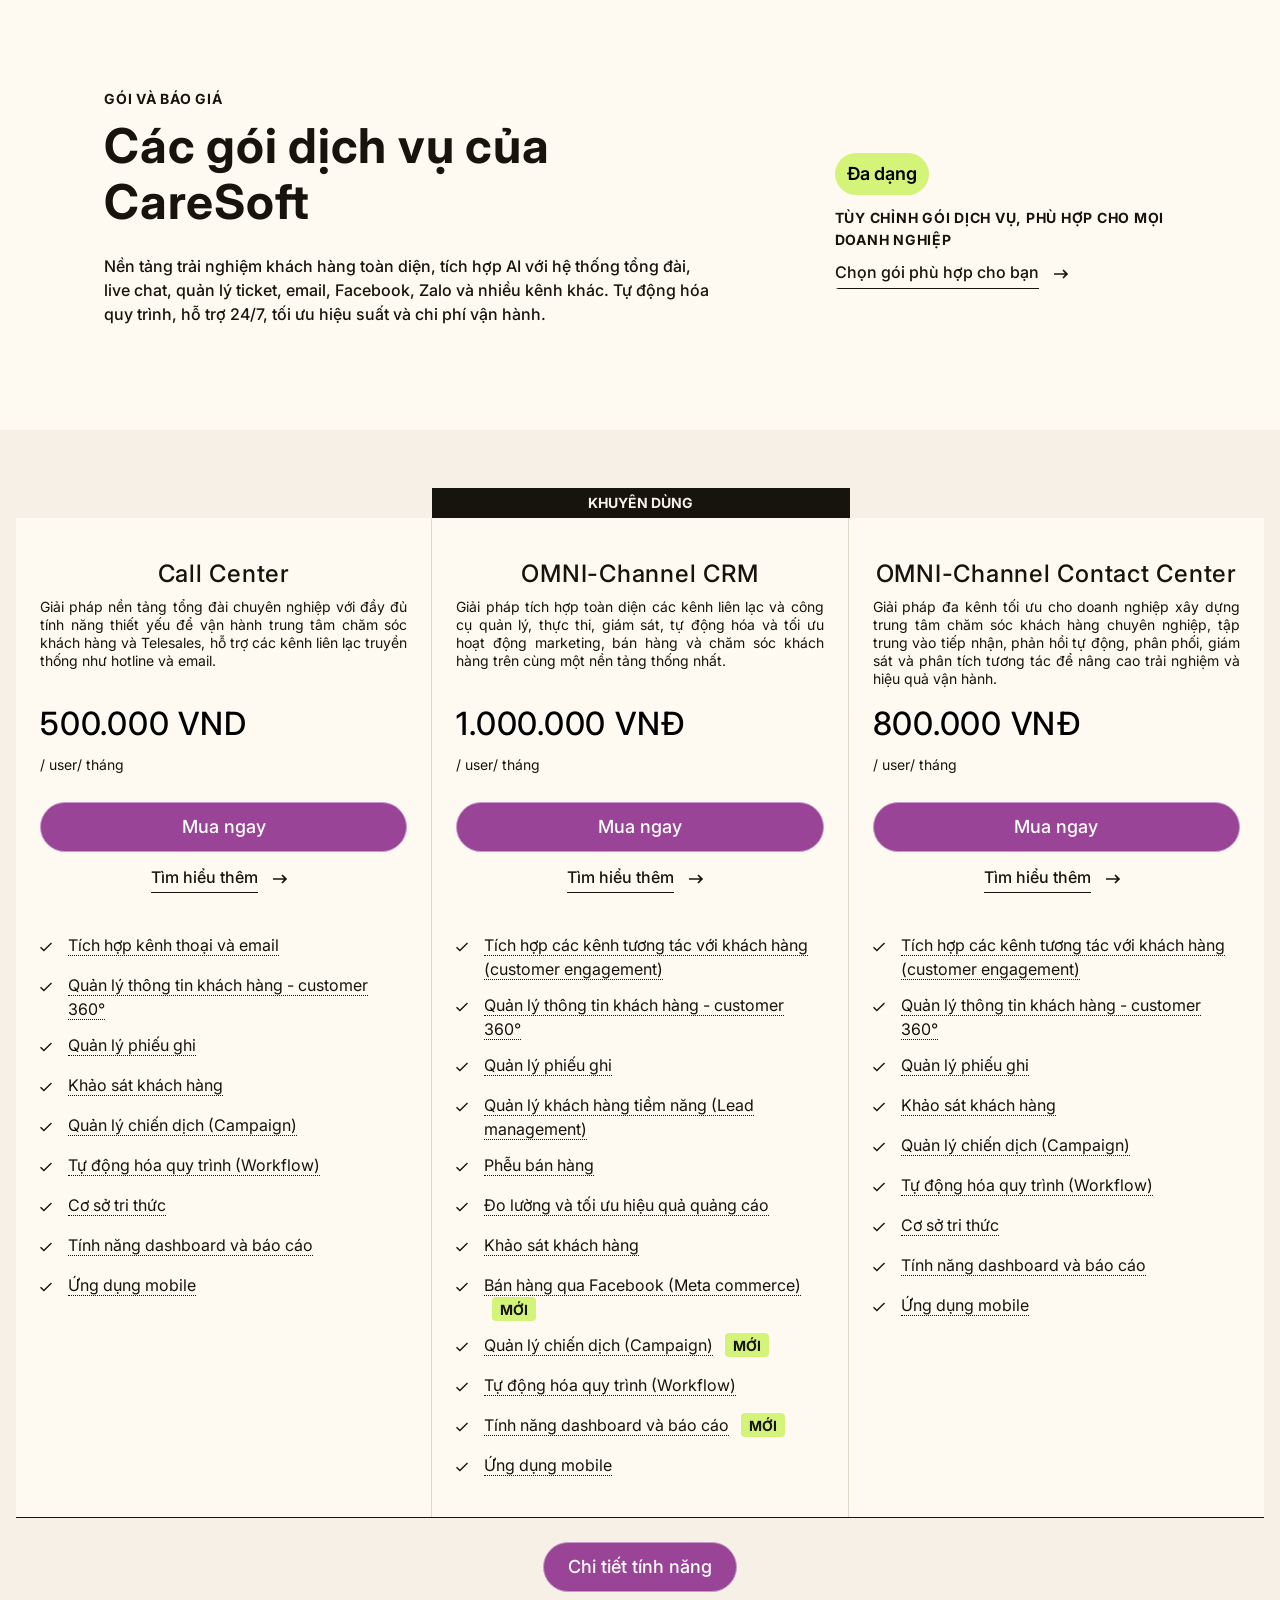
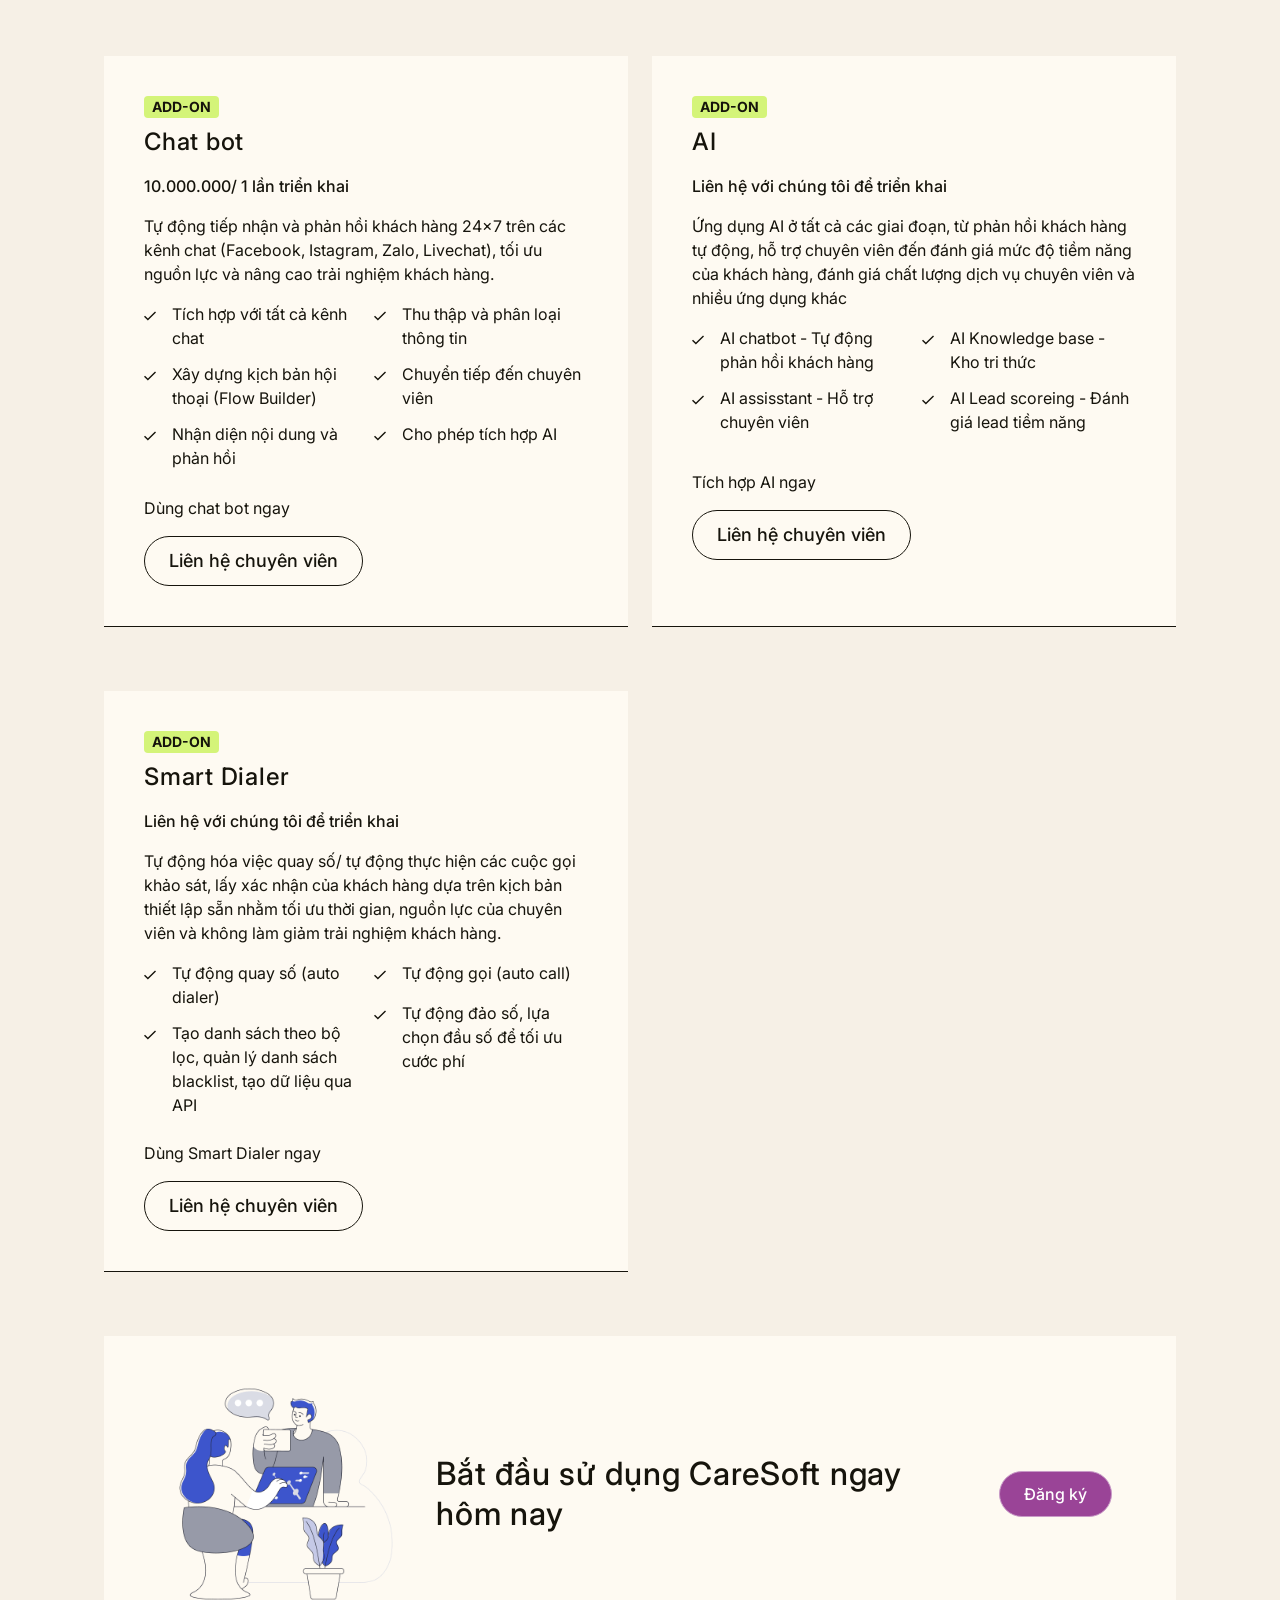
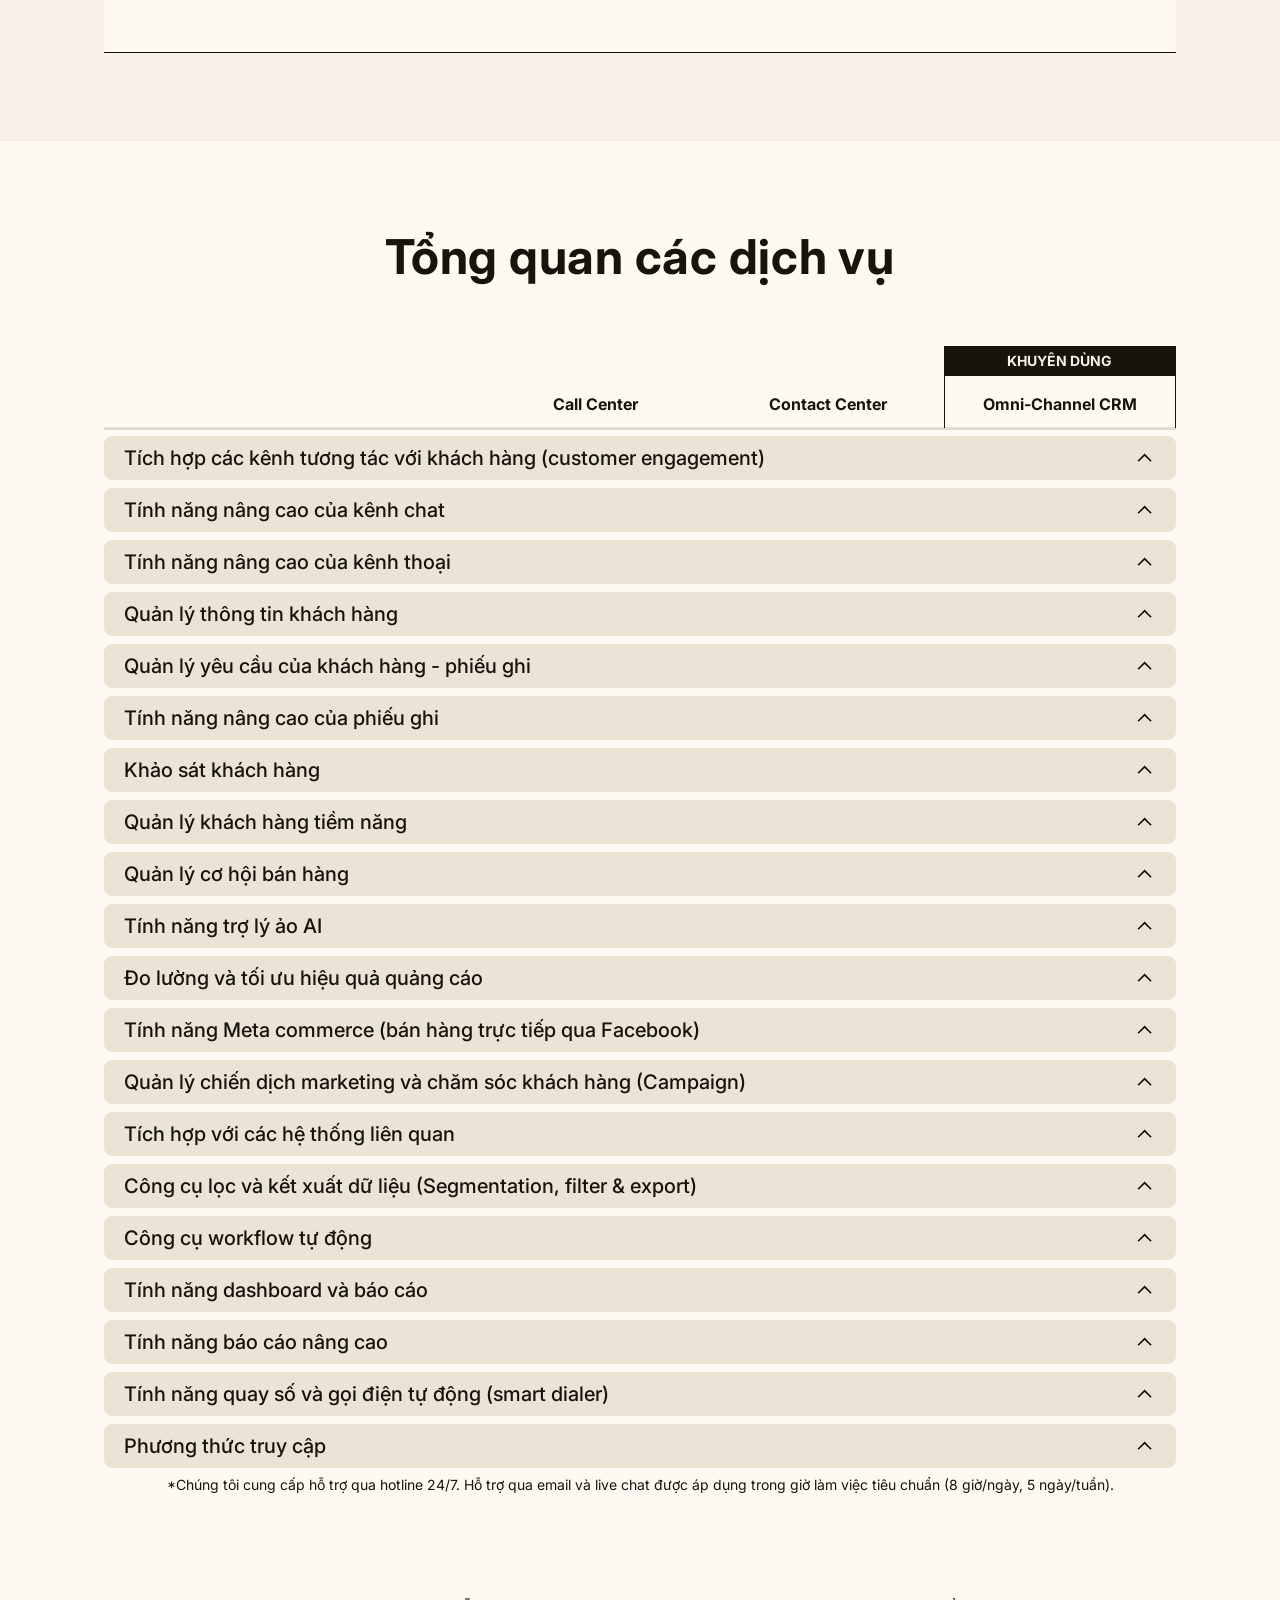
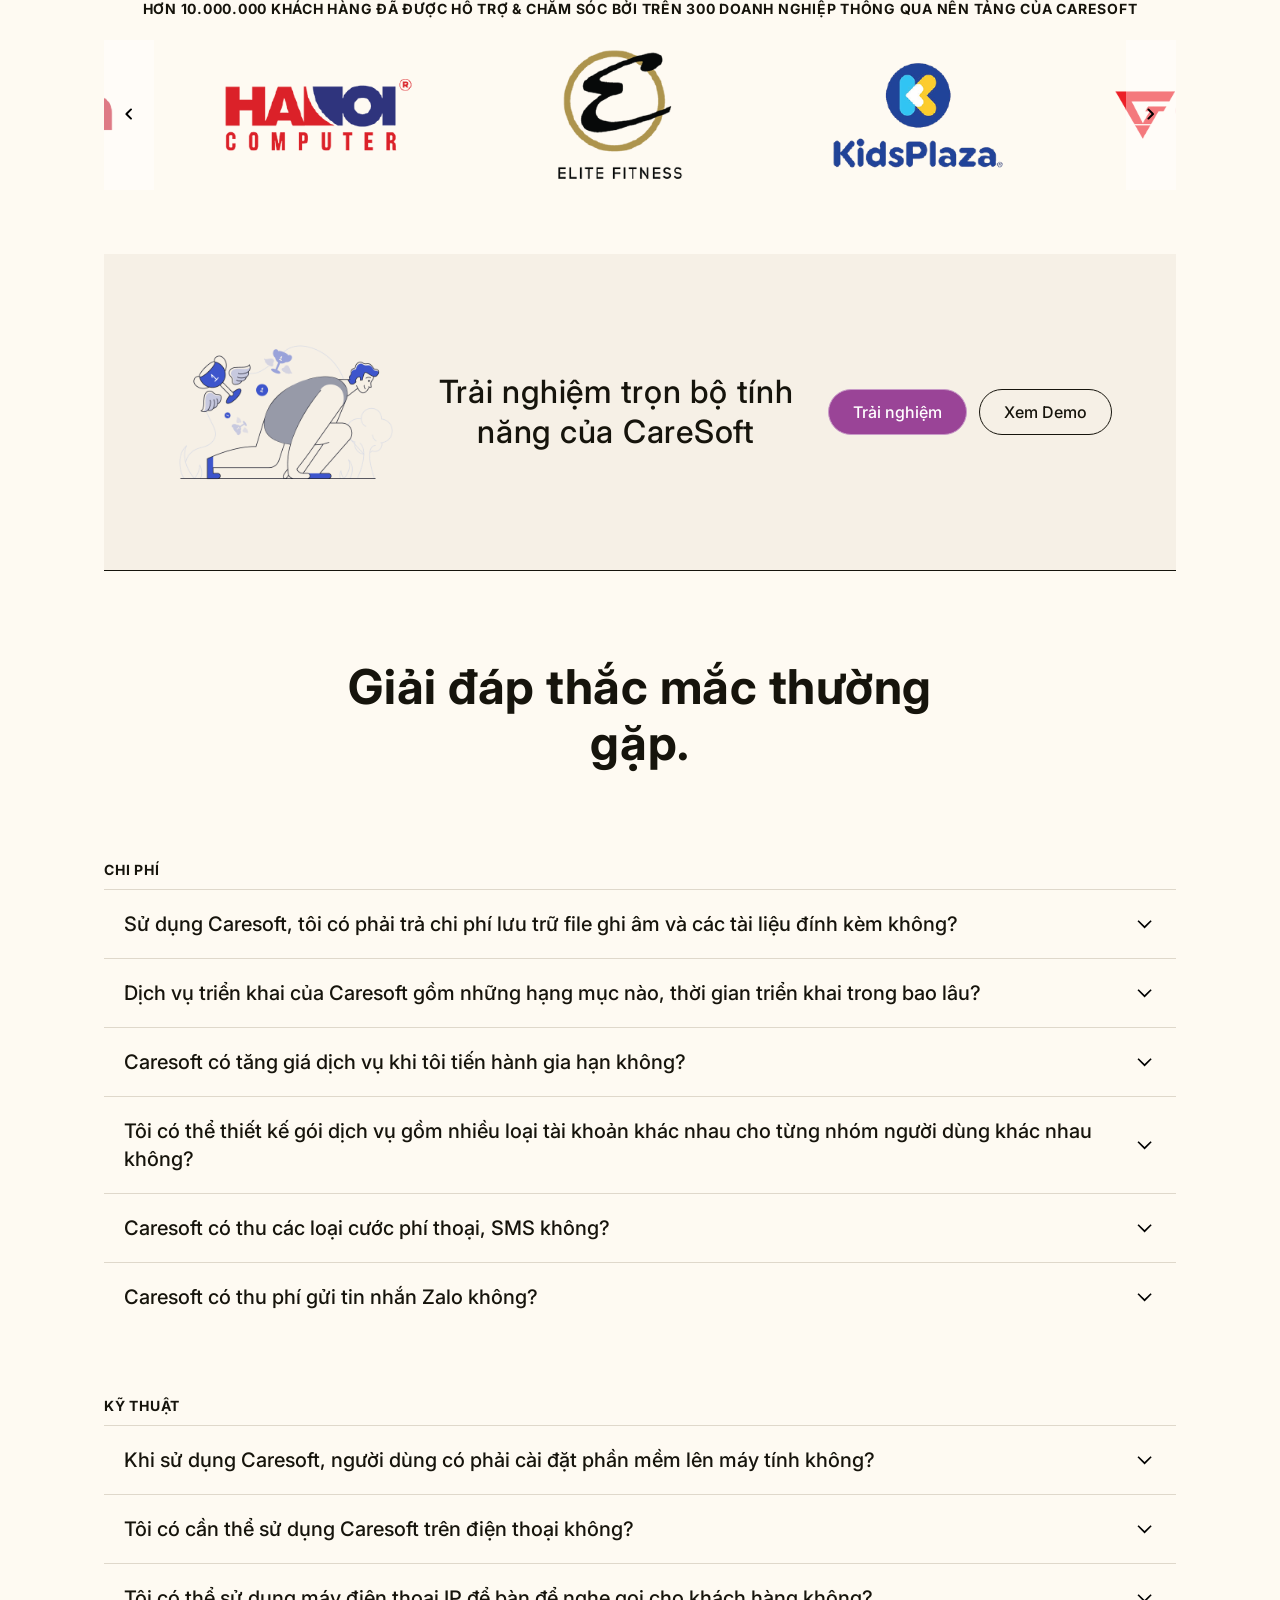
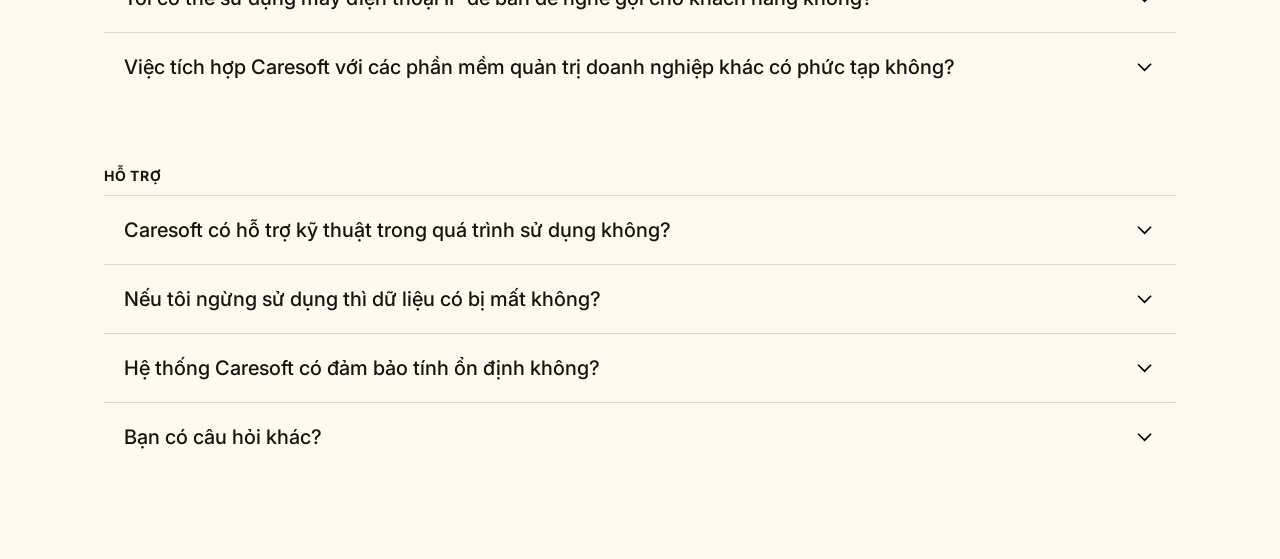
<file: index.html>
<!DOCTYPE html>
<html lang="en">

<head>
    <meta charset="UTF-8">
    <meta name="viewport" content="width=device-width, initial-scale=1.0">
    <meta name="description"
        content="Bảng giá Caresoft Omnichannel Cloud Contact Center &amp; Customer Service Software">
    <title> Bảng giá Caresoft Omnichannel Cloud Contact Center &amp; Customer Service Software </title>
    <link rel="preconnect" href="https://fonts.googleapis.com">
    <link rel="preconnect" href="https://fonts.gstatic.com" crossorigin>
    <link
        href="https://fonts.googleapis.com/css2?family=Inter:ital,opsz,wght@0,14..32,100..900;1,14..32,100..900&display=swap"
        rel="stylesheet">

    <link rel="stylesheet" href="css/all-style.css">
</head>

<body>
    <main>
        <section class="hero">
            <div class="pricing-custom-container">
                <div class="hero-content-wrapper">
                    <div class="main-hero-title">
                        <h1 class="small-title">Gói và báo giá</h1>
                        <h2 class="main-title">Các gói dịch vụ của CareSoft</h2>
                        <p class="head-text">Nền tảng trải nghiệm khách hàng toàn diện, tích hợp AI với hệ thống
                            tổng đài,
                            live chat, quản lý ticket, email, Facebook, Zalo và nhiều kênh khác. Tự động hóa quy trình,
                            hỗ trợ 24/7, tối ưu hiệu suất và chi phí vận hành.</p>
                    </div>
                    <div class="sub-hero-title">
                        <span class="sticker">Đa dạng</span>
                        <h3 class="small-title">Tùy chỉnh gói dịch vụ, phù hợp cho mọi doanh nghiệp</h3>
                        <a href="" class="click-link">
                            <span class="click-link-text ">Chọn gói phù hợp cho bạn</span>
                            <span class="pricing-custom-icon">
                                <svg xmlns="http://www.w3.org/2000/svg" width="16" height="16" fill="currentColor"
                                    viewBox="0 0 16 16" style="padding-left:6px">
                                    <path fill="currentColor" fill-rule="evenodd"
                                        d="M11.948 8.85H1v-1.7h10.948L9.399 4.6l1.202-1.202L15.202 8l-4.601 4.602-1.202-1.203z"
                                        clip-rule="evenodd"></path>
                                </svg>
                            </span>
                        </a>
                    </div>
                </div>
            </div>
        </section>
        <section class="plans">
            <div class="pricing-custom-container">
                <div class="plan-content-wrapper">
                    <div class="feature-content" id="features"></div>
                    <div class="feature-btn">
                        <a href="#table-plans" class="primary-btn">
                            <span class="btn-text-bg">
                                <span class="btn-span">
                                    <span class="i-text">Chi tiết tính năng</span>
                                    <span class="af-text">Chi tiết tính năng</span>
                                </span>
                            </span>
                        </a>
                    </div>
                </div>
                <div class="part-wrapper cta">
                    <div class="cta-wrapper">
                        <div class="cta-content pricing-custom-card">
                            <div class="cta-img">
                                <span class="img-span">
                                    <img src="/img/cta-img-1.png" alt="ảnh CTA băt đầu" loading="lazy">
                                </span>
                            </div>
                            <div class="cta-text">
                                <h3 class="cta-title">Bắt đầu sử dụng CareSoft ngay hôm nay</h3>
                            </div>
                            <div class="cta-btn">
                                <button class="primary-btn openForm">
                                    <span class="btn-text-bg">
                                        <span class="btn-span">
                                            <span class="i-text">Đăng ký</span>
                                            <span class="af-text">Đăng ký</span>
                                        </span>
                                    </span>
                                </button>
                            </div>
                        </div>
                    </div>
                </div>
            </div>
        </section>
        <section class="table-section" id="table-plans">
            <div class="pricing-custom-container">
                <div class="table-wrapper">
                    <h2 class="main-title">Tổng quan các dịch vụ</h2>
                    <table class="compare-table" id="main">
                        <tbody class="main-body" id="mainBody">
                        </tbody>
                    </table>
                    <p class="note-text">*Chúng tôi cung cấp hỗ trợ qua hotline 24/7. Hỗ trợ qua email và live chat được
                        áp dụng trong giờ làm việc tiêu chuẩn (8 giờ/ngày, 5 ngày/tuần).
                    </p>
                </div>
            </div>
        </section>
        <section class="customer no-pad">
            <div class="pricing-custom-container">
                <div class="custome-cta-wrapper">
                    <div class="customer">
                        <div class="text">
                            <p class="small-title">Hơn 10.000.000 khách hàng đã được hỗ trợ & chăm sóc bởi trên 300
                                Doanh nghiệp thông qua nền tảng của Caresoft</p>
                        </div>
                        <div class="logo-gallery-wrapper">
                            <div class="gallery" id="logo-slider">
                            </div>

                            <button class="gallery-btn" id="gallery-prev">
                                <svg xmlns="http://www.w3.org/2000/svg" width="24px" height="24px" viewBox="0 0 24 24">
                                    <path fill="currentColor"
                                        d="m10.8 12l3.9 3.9q.275.275.275.7t-.275.7t-.7.275t-.7-.275l-4.6-4.6q-.15-.15-.212-.325T8.425 12t.063-.375t.212-.325l4.6-4.6q.275-.275.7-.275t.7.275t.275.7t-.275.7z" />
                                </svg>
                            </button>
                            <button class="gallery-btn" id="gallery-next">
                                <svg xmlns="http://www.w3.org/2000/svg" width="24px" height="24px" viewBox="0 0 24 24">
                                    <path fill="currentColor"
                                        d="M12.6 12L8.7 8.1q-.275-.275-.275-.7t.275-.7t.7-.275t.7.275l4.6 4.6q.15.15.213.325t.062.375t-.062.375t-.213.325l-4.6 4.6q-.275.275-.7.275t-.7-.275t-.275-.7t.275-.7z" />
                                </svg>
                            </button>
                        </div>
                    </div>
                    <div class="part-wrapper cta non-flex">
                        <div class="cta-wrapper">
                            <div class="cta-content pricing-custom-card bg-2">
                                <div class="cta-img">
                                    <span class="img-span">
                                        <img src="/img/cta-img-2.png"
                                            alt="Success, Growth, goals, achievement, target, trophy, reward, award, excercise"
                                            loading="lazy">
                                    </span>
                                </div>
                                <div class="cta-text">
                                    <h3 class="cta-title">Trải nghiệm trọn bộ tính năng của CareSoft</h3>
                                </div>
                                <div class="cta-btn">
                                    <button class="primary-btn openForm">
                                        <span class="btn-text-bg">
                                            <span class="btn-span">
                                                <span class="i-text">Trải nghiệm</span>
                                                <span class="af-text">Trải nghiệm</span>
                                            </span>
                                        </span>
                                    </button>
                                    <button class="secondary-btn openForm">
                                        <span class="btn-text-bg">
                                            <span class="btn-span">
                                                <span class="i-text">Xem Demo</span>
                                                <span class="af-text">Xem Demo</span>
                                            </span>
                                        </span>
                                    </button>
                                </div>
                            </div>
                        </div>
                    </div>
                </div>
            </div>
        </section>
        <section class="faq-section">
            <div class="pricing-custom-container">
                <div class="faq-title-wrapper">
                    <div class="text-wrapper">
                        <h2 class="main-title">Giải đáp thắc mắc thường gặp.</h2>
                    </div>
                </div>
                <div class="faq-wrapper">
                    <div class="ques-section">
                    </div>
                </div>
            </div>
        </section>
        <div class="overlay">
            <div class="form-wrapper">
                <button class="close-btn" onclick="toggleOverlay()">
                    <svg xmlns="http://www.w3.org/2000/svg" width="16" height="16" focusable="false" viewBox="0 0 16 16"
                        aria-hidden="true">
                        <path stroke="currentColor" stroke-linecap="round" d="M3 13L13 3m0 10L3 3"></path>
                    </svg>
                </button>
                <div class="form-content">
                    <form id="contact-form">
                        <div class="form-title">
                            <h3 class="form-title-text">Đăng ký tư vấn ngay</h3>
                            <p class="normal-text">Chúng tôi sẵn sàng tư vấn giải pháp phù hợp nhất với mô hình hoạt
                                động của doanh nghiệp bạn.
                            </p>
                        </div>
                        <div class="form-input">
                            <div class="input-wrapper lap-50">
                                <div class="input-content">
                                    <label class="input-label" for="name">Họ Tên</label>
                                    <div class="input-detail">
                                        <input type="text" id="name" name="name" data-input-stage="normal"
                                            data-regex="^[A-Za-zÀ-ỹ\s]+$" data-req="true"
                                            data-blank-mess="Trường này là bắt buộc" data-cons-mess="Vui lòng nhập tên"
                                            data-initial="true">
                                        <div class="input-icon">
                                            <svg xmlns="http://www.w3.org/2000/svg" width="16" height="16"
                                                fill="currentColor" viewBox="0 0 16 16">
                                                <path fill="currentColor" fill-rule="evenodd"
                                                    d="M8 0a8 8 0 1 0 0 16A8 8 0 0 0 8 0m0 9.5a.5.5 0 0 1-.5-.5V4.5a.5.5 0 0 1 1 0V9a.5.5 0 0 1-.5.5m0 1A.75.75 0 1 1 8 12a.75.75 0 0 1 0-1.5"
                                                    clip-rule="evenodd"></path>
                                            </svg>
                                        </div>
                                        <div class="input-warning">
                                            <svg xmlns="http://www.w3.org/2000/svg" width="16" height="16"
                                                fill="currentColor" viewBox="0 0 16 16">
                                                <path fill="currentColor" fill-rule="evenodd"
                                                    d="M8 0a8 8 0 1 0 0 16A8 8 0 0 0 8 0m0 9.5a.5.5 0 0 1-.5-.5V4.5a.5.5 0 0 1 1 0V9a.5.5 0 0 1-.5.5m0 1A.75.75 0 1 1 8 12a.75.75 0 0 1 0-1.5"
                                                    clip-rule="evenodd"></path>
                                            </svg>
                                            <span class="warn-text"></span>
                                        </div>
                                    </div>
                                </div>
                            </div>
                            <div class="input-wrapper lap-50">
                                <div class="input-content">
                                    <label class="input-label" for="company">Công ty/ Doanh nghiệp</label>
                                    <div class="input-detail">
                                        <input type="text" id="company" name="company" data-input-stage="normal"
                                            data-regex="none" data-blank-mess="Trường này là bắt buộc"
                                            data-cons-mess="Sai điều kiện" data-initial="true">
                                        <div class="input-icon">
                                            <svg xmlns="http://www.w3.org/2000/svg" width="16" height="16"
                                                fill="currentColor" viewBox="0 0 16 16">
                                                <path fill="currentColor" fill-rule="evenodd"
                                                    d="M8 0a8 8 0 1 0 0 16A8 8 0 0 0 8 0m0 9.5a.5.5 0 0 1-.5-.5V4.5a.5.5 0 0 1 1 0V9a.5.5 0 0 1-.5.5m0 1A.75.75 0 1 1 8 12a.75.75 0 0 1 0-1.5"
                                                    clip-rule="evenodd"></path>
                                            </svg>
                                        </div>
                                        <div class="input-warning">
                                            <svg xmlns="http://www.w3.org/2000/svg" width="16" height="16"
                                                fill="currentColor" viewBox="0 0 16 16">
                                                <path fill="currentColor" fill-rule="evenodd"
                                                    d="M8 0a8 8 0 1 0 0 16A8 8 0 0 0 8 0m0 9.5a.5.5 0 0 1-.5-.5V4.5a.5.5 0 0 1 1 0V9a.5.5 0 0 1-.5.5m0 1A.75.75 0 1 1 8 12a.75.75 0 0 1 0-1.5"
                                                    clip-rule="evenodd"></path>
                                            </svg>
                                            <span class="warn-text"></span>
                                        </div>
                                    </div>
                                </div>
                            </div>
                            <div class="input-wrapper lap-50">
                                <div class="input-content">
                                    <label class="input-label" for="email">Email</label>
                                    <div class="input-detail">
                                        <input type="text" id="email" name="email" data-input-stage="normal"
                                            data-regex="^[\w\.-]+@[\w\.-]+\.\w{2,}$" data-req="true"
                                            data-blank-mess="Trường này là bắt buộc"
                                            data-cons-mess="Vui lòng nhập email hợp lệ" data-initial="true">
                                        <div class="input-icon">
                                            <svg xmlns="http://www.w3.org/2000/svg" width="16" height="16"
                                                fill="currentColor" viewBox="0 0 16 16">
                                                <path fill="currentColor" fill-rule="evenodd"
                                                    d="M8 0a8 8 0 1 0 0 16A8 8 0 0 0 8 0m0 9.5a.5.5 0 0 1-.5-.5V4.5a.5.5 0 0 1 1 0V9a.5.5 0 0 1-.5.5m0 1A.75.75 0 1 1 8 12a.75.75 0 0 1 0-1.5"
                                                    clip-rule="evenodd"></path>
                                            </svg>
                                        </div>
                                        <div class="input-warning">
                                            <svg xmlns="http://www.w3.org/2000/svg" width="16" height="16"
                                                fill="currentColor" viewBox="0 0 16 16">
                                                <path fill="currentColor" fill-rule="evenodd"
                                                    d="M8 0a8 8 0 1 0 0 16A8 8 0 0 0 8 0m0 9.5a.5.5 0 0 1-.5-.5V4.5a.5.5 0 0 1 1 0V9a.5.5 0 0 1-.5.5m0 1A.75.75 0 1 1 8 12a.75.75 0 0 1 0-1.5"
                                                    clip-rule="evenodd"></path>
                                            </svg>
                                            <span class="warn-text"></span>
                                        </div>
                                    </div>
                                </div>
                            </div>
                            <div class="input-wrapper lap-50">
                                <div class="input-content">
                                    <label class="input-label" for="phone">SĐT</label>
                                    <div class="input-detail">
                                        <input type="tel" id="phone" name="phone" data-input-stage="normal"
                                            data-regex="^(0\d{9}|(\+84)\d{9})$" data-req="true"
                                            data-blank-mess="Trường này là bắt buộc"
                                            data-cons-mess="Vui lòng nhập số điện thoại hợp lệ" data-initial="true">
                                        <div class="input-icon">
                                            <svg xmlns="http://www.w3.org/2000/svg" width="16" height="16"
                                                fill="currentColor" viewBox="0 0 16 16">
                                                <path fill="currentColor" fill-rule="evenodd"
                                                    d="M8 0a8 8 0 1 0 0 16A8 8 0 0 0 8 0m0 9.5a.5.5 0 0 1-.5-.5V4.5a.5.5 0 0 1 1 0V9a.5.5 0 0 1-.5.5m0 1A.75.75 0 1 1 8 12a.75.75 0 0 1 0-1.5"
                                                    clip-rule="evenodd"></path>
                                            </svg>
                                        </div>
                                        <div class="input-warning">
                                            <svg xmlns="http://www.w3.org/2000/svg" width="16" height="16"
                                                fill="currentColor" viewBox="0 0 16 16">
                                                <path fill="currentColor" fill-rule="evenodd"
                                                    d="M8 0a8 8 0 1 0 0 16A8 8 0 0 0 8 0m0 9.5a.5.5 0 0 1-.5-.5V4.5a.5.5 0 0 1 1 0V9a.5.5 0 0 1-.5.5m0 1A.75.75 0 1 1 8 12a.75.75 0 0 1 0-1.5"
                                                    clip-rule="evenodd"></path>
                                            </svg>
                                            <span class="warn-text"></span>
                                        </div>
                                    </div>
                                </div>
                            </div>
                            <div class="input-wrapper full">
                                <div class="input-content">
                                    <label class="input-label" for="message">Ghi chú</label>
                                    <div class="input-detail">
                                        <textarea type="text" id="message" name="message" data-input-stage="normal"
                                            data-regex="^[A-Za-zÀ-ỹ\s]+$" data-req="false"
                                            data-blank-mess="Trường này là bắt buộc" data-cons-mess="Vui lòng nhập tên"
                                            data-initial="true"></textarea>
                                        <div class="input-icon">
                                            <svg xmlns="http://www.w3.org/2000/svg" width="16" height="16"
                                                fill="currentColor" viewBox="0 0 16 16">
                                                <path fill="currentColor" fill-rule="evenodd"
                                                    d="M8 0a8 8 0 1 0 0 16A8 8 0 0 0 8 0m0 9.5a.5.5 0 0 1-.5-.5V4.5a.5.5 0 0 1 1 0V9a.5.5 0 0 1-.5.5m0 1A.75.75 0 1 1 8 12a.75.75 0 0 1 0-1.5"
                                                    clip-rule="evenodd"></path>
                                            </svg>
                                        </div>
                                        <div class="input-warning">
                                            <svg xmlns="http://www.w3.org/2000/svg" width="16" height="16"
                                                fill="currentColor" viewBox="0 0 16 16">
                                                <path fill="currentColor" fill-rule="evenodd"
                                                    d="M8 0a8 8 0 1 0 0 16A8 8 0 0 0 8 0m0 9.5a.5.5 0 0 1-.5-.5V4.5a.5.5 0 0 1 1 0V9a.5.5 0 0 1-.5.5m0 1A.75.75 0 1 1 8 12a.75.75 0 0 1 0-1.5"
                                                    clip-rule="evenodd"></path>
                                            </svg>
                                            <span class="warn-text"></span>
                                        </div>
                                    </div>
                                </div>
                            </div>
                            <div class="input-wrapper full">
                                <div class="input-content">
                                    <div class="check-box-wrapper">
                                        <input type="checkbox" name="agree" id="agree">
                                        <label class="normal-text" for="agree">Tôi đồng ý nhận thông tin tiếp thị về
                                            sản
                                            phẩm, dịch vụ và sự kiện của CareSoft. Tôi có thể hủy đăng ký bất cứ lúc
                                            nào.</label>
                                    </div>
                                </div>
                            </div>
                            <div class="input-wrapper full">
                                <div class="input-content">
                                    <div class="normal-text">
                                        Khi gửi thông tin cá nhân, tôi đồng ý để CareSoft thu thập, xử lý và lưu trữ
                                        dữ
                                        liệu của mình theo Chính sách quyền riêng tư của CareSoft.
                                    </div>
                                </div>
                            </div>
                        </div>
                        <div class="form-submit">
                            <button class="primary-btn" type="submit" id="submitForm">
                                <span class="btn-text-bg">
                                    <span class="btn-span">
                                        <span class="i-text">Đăng Ký</span>
                                        <span class="af-text">Đăng Ký</span>
                                    </span>
                                </span>
                            </button>
                        </div>
                    </form>
                </div>
            </div>
            <div class="form-submited-wrapper">
                <button class="close-btn" onclick="toggleOverlay()">
                    <svg xmlns="http://www.w3.org/2000/svg" width="16" height="16" focusable="false" viewBox="0 0 16 16"
                        aria-hidden="true">
                        <path stroke="currentColor" stroke-linecap="round" d="M3 13L13 3m0 10L3 3"></path>
                    </svg>
                </button>
                <div class="submited-content">
                    <div class="pricing-custom-icon">
                        <svg xmlns="http://www.w3.org/2000/svg" width="48" height="48" viewBox="0 0 24 24">
                            <g fill="none" stroke="currentColor" stroke-linecap="round" stroke-linejoin="round"
                                stroke-width="2">
                                <path
                                    d="M3 12c0 -4.97 4.03 -9 9 -9c4.97 0 9 4.03 9 9c0 4.97 -4.03 9 -9 9c-4.97 0 -9 -4.03 -9 -9Z" />
                                <path d="M8 12l3 3l5 -5" />
                            </g>
                        </svg>
                    </div>
                    <div class="submited-text title">
                        Đã gửi thông tin thành công
                    </div>
                    <div class="submited-text">Chúng tôi đã nhận được thông tin đăng ký tư vấn của bạn.</div>
                    <div class="submited-text">Đội ngũ hỗ trợ sẽ liên hệ trong thời gian sớm nhất.</div>
                    <button class="close-submited" onclick="toggleOverlay()">Đóng</button>
                </div>
            </div>
        </div>
    </main>

    <script src="js/all-js.js"></script>
</body>

</html>
</file>
<file: css/all-style.css>
:root {
    --main-bg-color: rgb(254, 250, 242);
    --sec-bg-color: rgb(246, 240, 230);
    --bg-hight-light-color: rgb(235, 227, 214);
    --text-color: rgb(22, 20, 12);
    --border-color: rgb(22, 20, 12);

    --primary-btn-initial-color: rgb(154, 68, 151);
    --primary-btn-after-color: rgb(22, 20, 12);

    --secondary-btn-after-color: rgb(22, 20, 12);
    --secondary-btn-text-color: rgb(255, 255, 255);

    --sticker-color: rgb(212, 244, 121);
}

*,
*::before,
*::after {
    box-sizing: border-box;
}

html,
body {
    padding: 0;
    margin: 0;
    scroll-behavior: smooth;
}

body {
    -webkit-font-smoothing: antialiased;
    font-variant-ligatures: no-common-ligatures;
    background: rgb(22, 20, 12);
    font-family: 'Inter';
    font-size: 16px;
    font-style: normal;
    line-height: 1;
}

body.no-scroll {
    overflow: hidden;
}

.pricing-custom-container {
    padding: 0 24px;
    margin: 0 auto;
    width: 100%;
}

a {
    text-decoration: none;
    color: black;
}

.mt-40 {
    margin-top: 40px;
}

button {
    outline: none;
    border: none;
    cursor: pointer;
}

::-webkit-scrollbar {
    height: .7rem;
    width: .7rem;
}

::-webkit-scrollbar-thumb {
    background-color: var(--bg-hight-light-color);
    border-radius: 6.1875rem;
    background-clip: padding-box;
    border: .125rem solid #0000;
}

section {
    padding: 48px 0;
}

.pricing-custom-container {
    padding: 0 16px;
}

.sub-hero-title {
    margin-top: 12px;
}

.feature-wrapper {
    display: flex;
    box-sizing: border-box;
    flex-wrap: wrap;
    margin-right: -8px;
    margin-left: -8px;
}

.feature-p-wrapper {
    width: 100%;
}

.part-wrapper {
    margin-top: 48px;
}

.cta-wrapper {
    padding-right: 8px;
    padding-left: 8px;
}

.cta-btn {
    flex-direction: column;
    padding: 0;
}

.hero,
.customer,
.faq-section {
    background-color: var(--main-bg-color);
}

.plans {
    background-color: var(--sec-bg-color);
    overflow-x: hidden;
}

.test {
    background-color: var(--sec-bg-color);
}

.hero-content-wrapper {
    display: flex;
    flex-wrap: wrap;
    align-items: center;
    margin-right: -12px;
    margin-left: -12px;
    box-sizing: border-box;
}

.main-hero-title {
    width: 100%;
    padding-right: 12px;
    padding-left: 12px;
}

.sub-hero-title {
    width: 100%;
    padding-right: 12px;
    padding-left: 12px;
}

.small-title {
    box-sizing: inherit;
    letter-spacing: 0.75px;
    color: var(--text-color);
    margin: 0px 0px 8px;
    font-family: 'Inter';
    font-stretch: condensed;
    font-weight: 700;
    line-height: calc(1em + 8px);
    text-transform: uppercase;
    -webkit-box-align: center;
    align-items: center;
    display: flex;
    align-items: flex-end;
    gap: 8px;
    font-size: 12px;
}

.main-title {
    box-sizing: inherit;
    color: var(--text-color);
    margin: 0px 0px 24px;
    font-family: 'Inter';
    font-weight: 700;
    line-height: calc(1em + 8px);
    letter-spacing: 0.75px;
    font-size: 34px;
}

.head-text {
    box-sizing: inherit;
    color: var(--text-color);
    margin: 0px 0px 12px;
    font-family: 'Inter';
    font-weight: 500;
    font-size: 16px;
    line-height: calc(1em + 8px);
    letter-spacing: 0px;
    margin-bottom: 16px;
}

.sticker {
    align-items: center;
    text-align: center;
    background-color: var(--sticker-color);
    border-radius: 100px;
    display: inline-block;
    padding: 8px 12px;
    margin-bottom: 12px;
    font-size: 16px;
    font-weight: 600;
    line-height: calc(1em + 8px);
}

.click-link {
    display: inline-flex;
    margin: 0px;
    padding: 0px;
    border: 0px solid transparent;
    border-radius: 4px;
    cursor: pointer;
    width: 100%;
    overflow: hidden;
    text-overflow: ellipsis;
    outline-color: transparent;
    background-color: transparent;
    color: var(--text-color);
    font-weight: 500;
    text-decoration: none;
    font-stretch: expanded;
    line-height: calc(1.25em + 6px);
    min-height: calc(1.25em + 8px);
    transition: 600ms cubic-bezier(0.7, 0, 0.3, 1);
    font-size: 16px;
    font-family: 'Inter';
    text-align: center;
    align-items: center;
}

.click-link-text {
    display: inline;
    cursor: pointer;
    overflow: visible;
    white-space: nowrap;
    box-sizing: border-box;
    padding: 0px;
    color: var(--text-color);
    text-decoration: none;
    line-height: calc(1.25em + 6px);
    min-height: calc(1.25em + 8px);

    transition: 600ms cubic-bezier(0.7, 0, 0.3, 1);
    font-size: 16px;
    font-family: 'Inter';
    font-weight: 500;
    background-image: linear-gradient(90deg, rgba(22, 20, 12, 0.7) 0%, rgba(22, 20, 12, 0.7) 40%, transparent 40%, transparent 60%, var(--text-color) 60%, var(--text-color) 100%);
    background-position: 100% 100%;
    background-repeat: no-repeat;
    background-size: 250% 1px;
    padding-bottom: 0.2em;
    transition: background-position 600ms cubic-bezier(0.7, 0, 0.3, 1);
}

.click-link:hover .click-link-text {
    background-position: 0 100%;
}

.pricing-custom-icon {
    font-style: normal;
    cursor: pointer;
    color: var(--text-color);
    font-weight: 500;
    line-height: calc(1.25em + 6px);
    font-size: 18px;
    font-family: 'Inter';
    box-sizing: inherit;
    aspect-ratio: 1 / 1;
    bottom: 0.1em;
    display: inline-block;
    min-width: 16px;
    margin: 0px 8px;
    max-width: 24px;
    max-height: 24px;
    vertical-align: middle;
}

.pricing-custom-icon svg {
    display: block;
    fill: currentcolor;
    box-sizing: inherit;
    height: 100%;
    width: 100%;
    padding: 0;
}

.plan-content-wrapper {
    width: 100%;
}

.pricing-custom-card {
    background: var(--main-bg-color);
    box-shadow: none;
    border-bottom: 1px solid var(--text-color);
}

.content-flex {
    display: flex;
    flex-wrap: nowrap;
}

.content-flex>*:not(:first-child) {
    border-top: 0px;
    border-left: 1px solid color-mix(in srgb, var(--bg-hight-light-color) 95%, black);
}

.feature-col {
    -webkit-font-smoothing: antialiased;
    font-variant-ligatures: no-common-ligatures;
    font-family: 'Inter';
    font-size: 16px;
    font-style: normal;
    line-height: 1;
    box-sizing: border-box;
    width: 100%;
    flex-basis: 0px;
    -webkit-box-flex: 1;
    flex-grow: 1;
    max-width: 100%;
    text-align: left;
    margin: 0px !important;
    padding: 0px 24px !important;
    position: relative;
    border: 0px;
}

.col-wrapper {
    display: flex;
    flex-direction: column;
    height: 100%;
    margin: 0px 0px 24px;
    padding: 24px 0px 0px;
    position: relative;
    margin-top: 16px;
}

.col-content {
    display: flex;
    flex-direction: column;
    -webkit-box-align: start;
    align-items: start;
    -webkit-box-pack: justify;
    justify-content: space-between;
    margin-bottom: 24px;
    min-height: 270px;
}

.col-title {
    color: var(--text-color);
    font-family: 'Inter';
    font-weight: 500;
    line-height: calc(1em + 8px);
    letter-spacing: 0.75px;
    font-size: 20px;
    margin: 0px 0px 8px;
    text-align: left;
    min-height: auto;
}

.col-sub-title {
    color: var(--text-color);
    font-family: 'Inter';
    font-weight: 400;
    line-height: 18px;
    font-size: 13px;
    margin: 0px 0px 16px;
}

.price {
    font-weight: 500;
    line-height: calc(1em + 8px);
    letter-spacing: 0.75px;
    font-size: 22px;
    margin: 0px 0px 12px;
    text-align: left;
    font-family: 'Inter';
}

.col-sub-title.price-tag {
    min-height: auto;
    margin: 0px 0px 4px;
}

.btns-wrapper {
    display: flex;
    flex-flow: column wrap;
    gap: 12px;
    align-self: inherit;
    -webkit-box-align: baseline;
    align-items: baseline;
    flex-direction: row;
    margin-top: 24px;
    margin-bottom: 16px;
    width: 100%;
    justify-content: center;
}

.primary-btn {
    min-height: calc(1.25em + 8px);
    font-size: 18px;
    border-radius: 99px;
    cursor: pointer;
    display: inline-block;
    gap: 8px;
    overflow: visible;
    position: relative;
    text-decoration: none;
    line-height: 28px;
    padding: 10px 24px;
    width: fit-content;
    max-width: 100%;
    font-family: 'Inter';
    white-space: normal;
    background-color: var(--primary-btn-initial-color);
    border: 1px solid color-mix(in srgb, var(--primary-btn-initial-color) 54%, white);
    transition: background-color 500ms cubic-bezier(0.85, 0, 0.15, 1), border 500ms cubic-bezier(0.85, 0, 0.15, 1), transform 500ms cubic-bezier(0.85, 0, 0.15, 1), height 500ms cubic-bezier(0.85, 0, 0.15, 1), opacity 500ms cubic-bezier(0.85, 0, 0.15, 1), width 500ms cubic-bezier(0.85, 0, 0.15, 1), outline 70ms cubic-bezier(0, 0, 0.5, 1);
}

.col-content .primary-btn {
    width: 100%;
}

.primary-btn:hover {
    background-color: var(--primary-btn-after-color);
    transform: scale(1.05);
}

.btn-text-bg {
    font-variant-ligatures: no-common-ligatures;
    font-style: normal;
    text-align: left;
    -webkit-font-smoothing: antialiased;
    background-image: linear-gradient(90deg, rgba(22, 20, 12, 0.7) 0%, rgba(22, 20, 12, 0.7) 40%, transparent 40%, transparent 60%, var(--text-color) 60%, var(--text-color) 100%);
    background-position: 100% 100%;
    background-repeat: no-repeat;
    background-size: 250% 1px;
    padding-bottom: 0px;
    transition: background-position 600ms cubic-bezier(0.7, 0, 0.3, 1);
}

.btn-span {
    font-variant-ligatures: no-common-ligatures;
    font-style: normal;
    text-align: left;
    -webkit-font-smoothing: antialiased;
    overflow: hidden;
    position: relative;
    display: block;
    white-space: nowrap;
}

.i-text {
    font-variant-ligatures: no-common-ligatures;
    font-style: normal;
    -webkit-font-smoothing: antialiased;
    font-weight: 500;
    -webkit-box-align: center;
    align-items: center;
    display: flex;
    gap: 8px;
    text-align: center;
    -webkit-box-pack: center;
    justify-content: center;
    transition: color 500ms cubic-bezier(0.85, 0, 0.15, 1), transform 500ms cubic-bezier(0.85, 0, 0.15, 1);
    color: var(--secondary-btn-text-color);
}

.af-text {
    font-variant-ligatures: no-common-ligatures;
    font-weight: 500;
    -webkit-box-align: center;
    align-items: center;
    display: flex;
    gap: 8px;
    text-align: center;
    -webkit-box-pack: center;
    justify-content: center;
    transition: color 500ms cubic-bezier(0.85, 0, 0.15, 1), transform 500ms cubic-bezier(0.85, 0, 0.15, 1);
    position: absolute;
    top: 100%;
    left: 0px;
    width: 100%;
    color: var(--secondary-btn-text-color);
}

.primary-btn:hover .i-text {
    transform: translateY(-100%);
}

.primary-btn:hover .af-text {
    transform: translateY(-100%);
    z-index: 2;
}

.col-feature {
    justify-content: center;
}

.feature-li {
    list-style: none;
    padding: 0px;
    margin: 0px;
}

.li-features {
    position: relative;
    color: var(--text-color);
    line-height: 1.5;
    display: flex;
    gap: 16px;
    padding: 0px;
    margin-bottom: 12px;
    margin-top: 12px;
}

.li-features:first-child {
    margin-top: 0;
}

.li-initial-icon {
    color: var(--text-color);
    line-height: 1.5;
    box-sizing: inherit;
    flex: 1 0 auto;
    margin: 4px 0px 0px;
}

.li-initial-icon>svg {
    height: 16;
    fill: currentcolor;
    box-sizing: inherit;
    left: -24px;
    width: 12px;
    top: 2px;
}

.li-content {
    flex: 1 1 100%;
}

.li-a {
    cursor: pointer;
    color: var(--text-color);
    transition: 100ms linear;
    align-items: center;
    font-weight: 400;
    font-size: 16px;
    font-family: 'Inter';
    display: inline-block;
    vertical-align: bottom;
    height: auto;
    text-decoration-thickness: 1px;
    text-underline-offset: 4px;
}

.search-icon-li {
    margin: 4px 0px 0px 6px;
    position: absolute;
    cursor: pointer;
    color: var(--text-color);
    opacity: 0;
    transition: opacity 0.25s;
    width: 16;
    height: 16;
    fill: currentcolor;
}

.li-a:hover .search-icon-li,
.li-a:hover .li-text {
    opacity: .75;
}

.tag {
    color: var(--text-color);
    font-weight: 400;
    font-size: 16px;
    align-items: center;
    text-align: center;
    background-color: var(--sticker-color);
    border-radius: 4px;
    display: inline-block;
    padding: 0px 8px;
    margin-left: 8px;
}

.tag-text {
    align-items: center;
    display: inline-flex;
    gap: 8px;
    font-size: 12px;
    margin: 0px;
    font-stretch: condensed;
    font-weight: 700;
    line-height: calc(1em + 8px);
    text-transform: uppercase;
    color: var(--text-color);
    text-align: center;
}

.marker {
    position: absolute;
    align-items: center;
    text-align: center;
    background-color: var(--text-color);
    display: inline-block;
    width: calc(100% + 2px);
    top: -30px;
    left: 0;
    border-radius: 0px;
    padding: 4px 0;
}

.marker-text {
    text-align: center;
    color: var(--sec-bg-color);
    font-stretch: condensed;
    font-weight: 700;
    line-height: calc(1em + 8px);
    text-transform: uppercase;
    align-items: center;
    display: inline-flex;
    gap: 8px;
    font-size: 14px;
    margin: 0px;
}

.feature-btn {
    font-size: 16px;
    line-height: 1;
    box-sizing: border-box;
    width: 100%;
    flex-basis: 0px;
    flex-grow: 1;
    max-width: 100%;
    text-align: center;
    padding-right: 12px;
    padding-left: 12px;
}

.feature-btn .primary-btn {
    margin-top: 24px;
    width: fit-content;
}

.part-wrapper {
    display: flex;
    flex-wrap: wrap;
    margin-right: -12px;
    margin-left: -12px;
    box-sizing: border-box;
}

.cta-plan-plus-wrapper {
    width: 100%;
    flex-basis: 0px;
    flex-grow: 1;
    max-width: 100%;
    padding-right: 12px;
    padding-left: 12px;
}

.cta-plan-plus-flex {
    display: flex;
    flex-wrap: wrap;
    margin: 0px;
    box-sizing: border-box;
}

.cta-plan-plus-flex>* {
    width: 100%;
    text-align: left;
    position: relative;
    padding: 0px 40px;
    margin: 40px 0px;
    border: 0px;
}

.plan-plus-des {
    flex: 0 0 41.6667%;
    max-width: 41.6667%;
}

.plan-plus-keypoint {
    flex: 0 0 58.3333%;
    max-width: 58.3333%;
    border-left: 1px solid color-mix(in srgb, var(--bg-hight-light-color) 95%, black);
    display: flex;
    flex-direction: column;
}

.normal-text {
    font-style: normal;
    text-align: left;
    color: var(--text-color);
    font-family: 'Inter';
    font-weight: 400;
    font-size: 16px;
    line-height: calc(1em + 8px);
    margin: 0px 0px 16px;
}

.plan-plus-btn-wrapper {
    display: flex;
    flex-flow: column wrap;
    gap: 12px;
    align-items: baseline;
    width: auto;
    flex-direction: row;
    margin-bottom: 16px;
    padding-top: 8px;
    margin-top: 16px;
}

.plan-plus-keypoint .li-features {
    margin: 12px 0px;
}

.li-initial-icon-plus {
    font-size: 16px;
    padding-top: 2px;
}

.li-initial-icon-plus svg {
    fill: currentcolor;
    width: 16px;
    height: 16px;
}

.add-on-wrapper {
    width: 100%;
    padding-right: 12px;
    padding-left: 12px;
    flex: 0 0 50%;
    max-width: 50%;
}

.add-on-card {
    margin: 0px auto;
    width: 100%;
    max-width: 1120px;
    min-height: 100%;
    padding: 40px;
    box-shadow: none;
    border-bottom: 1px solid var(--border-color);
    background-color: var(--main-bg-color);
}

.add-ons .tag {
    margin: 0;
    margin-bottom: 8px;
}

.add-ons .col-title {
    margin: 0px 0px 12px;
    margin-bottom: 16px;
}

.add-ons .feature-li {
    list-style: none;
    padding: 0px;
    margin: 16px 0px 24px;
    columns: 1;
}

.add-ons .li-text {
    border: none;
}

.secondary-btn {
    min-height: calc(1.25em + 8px);
    font-size: 16px;
    border-radius: 99px;
    cursor: pointer;
    display: inline-block;
    gap: 8px;
    overflow: visible;
    position: relative;
    text-decoration: none;
    line-height: 28px;
    padding: 10px 16px;
    width: fit-content;
    max-width: 100%;
    font-family: 'Inter';
    white-space: normal;
    background-color: transparent;
    border: 1px solid var(--text-color);
    transition: background-color 500ms cubic-bezier(0.85, 0, 0.15, 1), border 500ms cubic-bezier(0.85, 0, 0.15, 1), transform 500ms cubic-bezier(0.85, 0, 0.15, 1), height 500ms cubic-bezier(0.85, 0, 0.15, 1), opacity 500ms cubic-bezier(0.85, 0, 0.15, 1), width 500ms cubic-bezier(0.85, 0, 0.15, 1), outline 70ms cubic-bezier(0, 0, 0.5, 1);
}

.secondary-btn .i-text {
    color: var(--text-color);
}

.secondary-btn .af-text {
    color: var(--secondary-btn-text-color);
}

.secondary-btn:hover {
    background-color: var(--secondary-btn-after-color);
    color: var(--secondary-btn-text-color);
    transform: scale(1.05);
}

.secondary-btn:hover .i-text {
    transform: translateY(-100%);
}

.secondary-btn:hover .af-text {
    transform: translateY(-100%);
    z-index: 2;
}

.cta-wrapper {
    width: 100%;
    flex-basis: 0px;
    flex-grow: 1;
    max-width: 100%;
}

.cta-content {
    margin: 0px auto;
    width: 100%;
    background-color: var(--main-bg-color);
    display: flex;
    align-items: center;
    justify-content: center;
    gap: 32px;
    border-radius: 0px;
    flex-wrap: nowrap;
    padding: 32px 64px;
}

.cta-img {
    flex: 0 0 25%;
    max-width: 100%;
    padding: 8px 0px;
}

.cta-text {
    flex: 1 1 100%;
}

.cta-btn {
    display: flex;
    flex: 1 0 auto;
    padding: 8px 0px;
    gap: 12px;
}

.img-span {
    display: block;
    line-height: 0;
    overflow: hidden;
    position: relative;
    max-width: 100%;
}

img {
    box-sizing: border-box;
    padding: 0;
    border: none;
    margin: auto;
    display: block;
    max-width: 100%;
    max-height: 100%;
    object-fit: cover;
}

.cta-img img {
    aspect-ratio: 1/1;
}

.cta-title {
    color: var(--text-color);
    margin: 0px 0px 24px;
    font-family: 'Inter';
    font-weight: 500;
    line-height: calc(1em + 8px);
    letter-spacing: 0.75px;
    font-size: 32px;
    margin-bottom: 0px;
}

.cta .primary-btn,
.cta .secondary-btn,
.nav-btn-h .primary-btn,
.nav-btn-h .secondary-btn {
    font-size: 16px;
    line-height: 24px;
}

.table-section {
    background-color: var(--main-bg-color);
}

.table-wrapper {
    width: 100%;
    box-sizing: border-box;
}

.table-section .main-title {
    margin-bottom: 16px;
}

.table-section .main-title,
.faq-section .main-title {
    text-align: center;
}

.compare-table {
    table-layout: fixed;
    border-collapse: collapse;
    border-spacing: 0px;
    line-height: 20px;
    color: var(--text-color);
    font-size: 16px;
    align-items: stretch;
    display: flex;
    flex-direction: column;
    width: 100%;
}

.table-header {
    box-sizing: inherit;
    box-shadow: color-mix(in srgb, var(--bg-hight-light-color) 95%, black) 0px 2px 0px;
    position: sticky;
    width: 100%;
    z-index: 1;
    background: var(--main-bg-color);
    border-bottom: 1px solid var(--bg-hight-light-color);
    padding-top: 10px;
    top: 60px;
}

.table-header.mobile {
    top: 12px;
}

.header-row {
    box-sizing: border-box;
    vertical-align: bottom;
    font-weight: 600;
    border: 0px;
    height: auto;
    display: flex;
    justify-content: flex-end;
    align-items: flex-end;
    border-bottom: none;
}

.header-row th {
    box-shadow: none !important;
    margin: 0px;
    font-family: 'Inter';
    letter-spacing: 0px;
    border: 0px;
    display: block;
    margin-bottom: -1px;
    margin-top: 16px;
    position: relative;
    text-align: center;
    padding: 16px 8px 12px;
    width: 16.67%;
}

th.popular {
    border-top: 1px solid var(--border-color);
    border-left: 1px solid var(--border-color);
    border-right: 1px solid var(--border-color);
    margin-top: 64px;
}

.table-section .head-text {
    margin: 0;
    font-family: 'Inter';
    font-weight: 700;
}

.popular .marker {
    top: -30px;
    left: -1px;
    width: calc(100% + 2px);
}

.main-body {
    display: flex;
    flex-direction: column;
}

.main-tr,
.sub-tr {
    transition: background-color 0.1s ease-in-out;
    vertical-align: top;
    box-sizing: border-box;
    border: 0px;
    display: flex;
    height: auto;
    width: 100%;
    vertical-align: top;
}

.main-tr.no-ex {
    padding-bottom: 8px;
}

.no-ex-td,
.open-td {
    position: relative;
    margin-bottom: 0px;
    padding: 0px;
    width: 100%;
    display: flex;
    flex-grow: 1;
    justify-content: flex-start;
    text-align: left;
}

.main-td {
    flex: 0 0 16.67%;
    padding: 12px 16px;
    position: relative;
    display: flex;
    text-align: center;
    align-items: center;
    justify-content: center;
}

.main-td:first-of-type {
    flex-grow: 1;
    justify-content: flex-start;
    text-align: left;
}

table .normal-text {
    margin: 0;
}

table svg,
.ques-li svg {
    fill: currentcolor;
    transition: all 0.2s cubic-bezier(0.7, 0, 0.3, 1);
}

.normal-text svg {
    width: 18px;
}

.sub-tr:hover {
    background: var(--sec-bg-color);
}

.open-text {
    font-size: 18px;
    font-family: 'Inter';
    color: var(--text-color);
    font-weight: 500;
    line-height: calc(1em + 8px);
    letter-spacing: 0px;
    margin: 0;
}

.td-open-content {
    box-sizing: inherit;
    padding: 0px;
    display: block;
    width: 100%;
}

.tr-header {
    display: flex;
    box-sizing: border-box;
    align-items: center;
    font-size: 16px;
    column-gap: 12px;
    padding: 0px 20px;
    background: var(--bg-hight-light-color);
    overflow: hidden;
    border-radius: 8px;
    transition: all 100ms linear;
}

.tr-header:hover {
    cursor: pointer;
    background-color: #dfd8cb;
}

.tr-header:focus-within {
    outline: #d4ccc1 solid 2px;
    outline-offset: 3px;
    box-shadow: var(--bg-hight-light-color) 0px 0px 0px 2px inset;
}

.open-table-btn {
    background: transparent;
    width: 100%;
    text-align: left;
    line-height: 1.25;
    padding: 20px 0px;
    padding-top: 8px;
    padding-bottom: 8px;
    transition: all 100ms linear;
}

.open .tr-header svg,
.open .ques-heading svg {
    transform: rotate(180deg);
}

.tr-content {
    display: grid;
    transition: all 0.3s cubic-bezier(0.7, 0, 0.3, 1);
    overflow: hidden;
    grid-template-rows: 0;
    padding: 8px 0;
    padding-bottom: 0;
}

.td-open-content.open .tr-content {
    grid-template-rows: 1fr;
    padding: 8px 0;
}

.main-td.notes {
    padding: 0;
    justify-content: center;
}

.note-text {
    color: var(--text-color);
    font-family: 'Inter';
    text-align: center;
    font-weight: 400;
    font-size: 13px;
    line-height: 18px;
    margin: 0px 0px 16px;
}

.no-pad {
    padding: 0;
}

.bg-2 {
    background-color: var(--sec-bg-color);
}

.faq-title-wrapper {
    width: 100%;
}

.text-wrapper {
    display: flex;
    flex-wrap: wrap;
    align-items: center;
    justify-content: center;
}

.text-wrapper .main-title {
    padding-left: 12px;
    padding-right: 12px;
}

.faq-wrapper {
    width: 100%;
    margin-top: 64px;
}

.ques-section {
    width: 100%;
    flex-basis: 0px;
    flex-grow: 1;
    max-width: 100%;
}

.ques-sec-wrapper {
    width: 100%;
    max-width: 100%;
}

.ques-li {
    border-top: 1px solid #dfd8cb;
}

.ques-heading {
    display: flex;
    align-items: center;
    font-size: 16px;
    column-gap: 12px;
    padding: 0px 20px;
    overflow: hidden;
}

.ques-heading .open-table-btn {
    color: var(--text-color);
    padding: 20px 0px;
    font-size: 16px;
    font-weight: 600;
    transition-property: background-color;
    transition-timing-function: linear;
    transition-duration: 100ms;
}

.ques-content {
    display: grid;
    overflow: hidden;
    transition: padding 0.25s ease-in-out, grid-template-rows 0.25s ease-in-out;
    grid-template-rows: 0;
    padding: 0px 48px 0px 20px;
}

.q-content-wrapper {
    overflow: hidden;
    visibility: unset;
    transition: opacity 100ms cubic-bezier(0.7, 0, 0.3, 1);
    opacity: 0;
}

.ques-content .normal-text {
    margin-bottom: 16px;
}

.open .ques-content {
    grid-template-rows: 1fr;
    padding-bottom: 24px;
}

.ques-li.open {
    border-top: 1px solid transparent;
    box-shadow: var(--text-color) 0px 2px 0px 0px inset;
}

.open .q-content-wrapper {
    opacity: 1;
}

.ques-heading:hover {
    background-color: var(--sec-bg-color);
}

.open .ques-heading:hover {
    background-color: transparent;
}

.ques-sec-wrapper:not(:first-of-type) {
    margin-top: 64px;
}

.main-td.popular {
    border-left: 1px solid var(--border-color);
    border-right: 1px solid var(--border-color);
}

.main-td.popular-bottom {
    border-bottom: 1px solid var(--border-color);
}

.customer .small-title {
    text-align: center;
    justify-content: center;
}

.customer {
    display: flex;
    flex-direction: column;
    align-items: center;
    width: 100%;
    text-align: center;
}

.logo-gallery-wrapper {
    position: relative;
    overflow: hidden;
    width: 100%;
    height: 150px;
    margin-top: 12px;
    display: flex;
    align-items: center;
}

.gallery {
    display: flex;
    align-items: center;
    background-color: transparent;
    height: 100%;
    width: auto;
    position: absolute;
    left: -50%;
}


.gallery img {
    height: 100%;
    background-color: transparent;
    padding: 0 12px;
    min-width: 300px;
    max-width: 300px;
    object-fit: contain;
    flex-shrink: 0;
}

.gallery-btn {
    position: absolute;
    top: 50%;
    transform: translateY(-50%);
    height: 100%;
    width: 50px;
    background-color: rgba(255, 255, 255, 0.4);
    transition: all 0.3s;
}

.gallery-btn:hover {
    background-color: var(--primary-btn-initial-color);
    color: white;
}

.gallery-btn:hover svg {
    transition: all 0.3s;
    transform: scale(1.5);
}

#gallery-prev {
    left: 0;
}


#gallery-next {
    right: 0;
}

.logo-gallery-wrapper:hover .gallery {
    animation-play-state: paused;
}

@keyframes scroll {
    from {
        transform: translateX(0);
    }

    to {
        transform: translateX(-300px);
    }
}

@keyframes scrollNext {
    from {
        transform: translateX(0);
    }

    to {
        transform: translateX(-600px);
    }
}

@keyframes scrollPrev {
    from {
        transform: translateX(0);
    }

    to {
        transform: translateX(600px);
    }
}

.mobile {
    display: none;
}

.overlay {
    position: fixed;
    width: 100%;
    height: 100%;
    top: 0;
    left: 0;
    background-color: rgba(0, 0, 0, 0.8);
    z-index: -1;
    display: flex;
    align-items: center;
    justify-content: center;
    animation: 0.15s ease-in 0s 1 normal none running lbWRkT;
}

.overlay.open {
    z-index: 1001;
    overflow: hidden;
}

@keyframes lbWRkT {
    0% {
        opacity: 0;
    }

    100% {
        opacity: 1;
    }
}

.form-wrapper {
    display: none;
    width: 700px;
    position: fixed;
    flex-direction: column;
    background-color: var(--main-bg-color);
    min-height: 60px;
    box-shadow: rgba(0, 0, 0, 0.3) 0px 10px 50px 20px;
    max-height: calc(100% - 64px);
    max-width: calc(100% - 16px);
}

.form-submited-wrapper {
    display: none;
    width: 500px;
    position: fixed;
    background-color: var(--main-bg-color);
    min-height: 60px;
    box-shadow: rgba(0, 0, 0, 0.3) 0px 10px 50px 20px;
    max-height: calc(100% - 64px);
    max-width: calc(100% - 16px);
}

.form-content {
    display: block;
    padding: 32px;
    margin: 0px auto;
    width: 100%;
    height: 100%;
    line-height: 1.25;
    color: var(--text-color);
    overflow: auto;
    font-size: 16px;
}

.form-title>* {
    text-align: center;
}

.form-title-text {
    color: var(--text-color);
    margin: 0px 0px 24px;
    font-family: 'Inter';
    font-weight: 500;
    font-size: 22px;
    font-size: 32px;
    line-height: calc(1em + 8px);
    letter-spacing: 0.75px;
}

.form-input {
    display: grid;
    gap: 24px;
    grid-template-columns: repeat(2, 1fr);
}

.form-input .full {
    grid-column: span 2;
}

.form-input .lap-50 {
    grid-column: span 2;
}

.input-content {
    position: relative;
    direction: ltr;
}

.input-label {
    color: var(--text-color);
    font-family: 'Inter';
    font-weight: 500;
    font-size: 16px;
    line-height: calc(1em + 8px);
    letter-spacing: 0px;
    display: block;
    margin: 0px;
    margin-bottom: 16px;
}

.input-detail {
    margin-top: 8px;
    position: relative;
}

.input-detail input {
    background: var(--sec-bg-color);
    border-radius: 12px;
    border: 1px solid #ccc;
    font-size: 16px;
    line-height: 24px;
    min-height: 48px;
    max-height: 48px;
    padding: 12px;
    color: var(--text-color);
    width: 100%;
    box-sizing: border-box;
    vertical-align: middle;
    transition: all 0.2s ease;
}

.input-detail textarea {
    background: var(--sec-bg-color);
    border-radius: 12px;
    border: 1px solid #ccc;
    font-size: 16px;
    line-height: 24px;
    min-height: 48px;
    padding: 12px;
    color: var(--text-color);
    width: 100%;
    box-sizing: border-box;
    vertical-align: middle;
    resize: none;
}

.input-detail input[data-input-stage='blank'],
.input-detail input[data-input-stage='cons'],
.input-detail textarea:invalid[data-touched="true"]:not(:focus) {
    border: 1px solid rgb(184, 66, 66);
}

.input-detail input:hover,
.input-detail textarea:hover {
    cursor: pointer;
    background: var(--main-bg-color);
    border-color: #999;
}

.input-detail input:focus,
.input-detail textarea:focus {
    color: var(--text-color);
    background: var(--main-bg-color);
    border: 1px solid var(--bg-hight-light-color);
    box-shadow: 0 0 0 3px var(--bg-hight-light-color);
}

.input-icon {
    display: none;
    gap: 12px;
    position: absolute;
    right: 16px;
    top: 24px;
    transform: translateY(-50%);
    color: rgb(184, 66, 66);
}

.input-warning {
    display: none;
    padding: 0;
    font-size: 13px;
    font-weight: 500;
    margin-top: 12px;
    color: rgb(175, 44, 44);
    position: relative;
    line-height: 1.14286;
}

.input-warning svg {
    display: inline-block;
    vertical-align: middle;
    height: 20px;
    margin-left: 0.25rem;
    width: 20px;
}

input[data-input-stage="blank"]~.input-warning,
input[data-input-stage="cons"]~.input-warning {
    display: block;
}

input[data-input-stage="blank"]~.input-icon,
input[data-input-stage="cons"]~.input-icon {
    display: flex;
}

.check-box-wrapper {
    display: flex;
    justify-content: space-between;
    margin-top: 8px;
}

.check-box-wrapper input {
    margin: 0px;
    top: 2px;
    border: 1px solid var(--bg-hight-light-color);
    height: 20px;
    width: 20px;
    border-radius: 4px;
    background-color: var(--secondary-btn-text-color);
}

.check-box-wrapper label {
    margin-left: 6px;
    width: fit-content;
}

.form-submit .primary-btn {
    width: 100%;
}

.form-content .normal-text:not(:last-child) {
    margin-bottom: 0;
}

.close-btn {
    background: none;
    color: var(--text-color);
    cursor: pointer;
    right: 0px;
    top: 0px;
    width: 32px;
    height: 32px;
    margin: 8px;
    position: absolute;
    border-radius: 50%;
    transition: box-shadow 0.1s ease-in-out, background-color 0.25s ease-in-out, color 0.25s ease-in-out;
    display: block;
}

.close-btn:hover,
.close-btn:focus {
    background: var(--text-color);
    color: var(--secondary-btn-text-color);
}

.close-btn svg {
    vertical-align: middle;
}

.check-box-wrapper .normal-text {
    margin-bottom: 0;
}

.desktop-header {
    display: none;
    position: sticky;
    background: var(--main-bg-color);
    border-bottom: 1px solid rgba(222, 215, 202, 0.85);
    top: -23px;
    transition-property: transform;
    transition-duration: 0.5s;
    z-index: 10;
}

.secondary-nav {
    min-height: 22px;
    padding: 2px 0px 0px;
}

.sec-nav-flex {
    display: flex;
    align-items: center;
    justify-content: flex-end;
    position: relative;
    gap: 14px;
}

.sev-nav-item {
    display: flex;
    align-items: stretch;
    margin-bottom: -1px;
    position: relative;
    z-index: 16;
}

.sec-nav-item .sec-nav-text {
    color: var(--text-color);
    font-size: 14px;
    font-weight: 400;
    cursor: pointer;
    line-height: 1.5;
    margin: 0;
}

.primary-nav {
    background: var(--main-bg-color);
    position: relative;
    z-index: 15;
}

.nav-logo {
    flex: 0 0 100px;
    margin-right: 0px;
    padding: 0px 0px 20px;
}

.nav-logo a {
    display: block;
    overflow: hidden;
    text-decoration: none;
    width: 100px;
    transition: 0.25s;
}

.nav-logo img {
    aspect-ratio: 84 / 60;
    display: block;
    height: auto;
    transform-origin: left center;
    transition: transform 0.25s cubic-bezier(0.7, 0, 0.3, 1);
    width: 100%;
    object-fit: contain;
}

.nav-head {
    display: flex;
    align-items: stretch;
    align-self: stretch;
    flex: 1 0 auto;
    gap: clamp(0px, 20px, 3%);
    justify-content: center;
    margin: 0px auto;
}

.link-item {
    display: flex;
    align-items: stretch;
    margin-bottom: -1px;
    min-width: 1px;
}

.nav-link-text {
    display: flex;
    align-items: center;
    border-radius: 0px;
    cursor: default;
    flex-shrink: 0;
    padding: 16px;
    position: relative;
    font-size: 16px;
    font-weight: 500;
    font-stretch: expanded;
    transition: 600ms cubic-bezier(0.7, 0, 0.3, 1);
}

.nav-link-text::after {
    background: var(--text-color);
    bottom: 0px;
    content: "";
    display: block;
    height: 3px;
    left: 0px;
    position: absolute;
    transition: width 0.25s cubic-bezier(0.7, 0, 0.3, 1);
    width: 0%;
}

.link-item:focus-within .nav-link-text::after,
.link-item:hover .nav-link-text::after {
    width: 100%;
}

.mobile-header {
    display: block;
    background: var(--main-bg-color);
    position: sticky;
    top: -1px;
    transition-property: transform;
    transition-duration: 0.5s;
    z-index: 10;
}

.mobile-nav {
    border-bottom: 1px solid rgba(222, 215, 202, 0.85);
}

@media (max-width: 1119.98px) {
    .nav-btn-h {
        margin-left: auto;
        padding: 10px 0px;
    }
}

.m-nav-toggle-menu {
    background: none;
    border: none;
    color: var(--text-color);
    cursor: pointer;
    height: 44px;
    margin: -10px;
    outline: none;
    padding: 10px;
    width: 44px;
}

.mobile-header .nav-logo {
    flex: 0 0 auto;
    padding: 0;
    margin: 12px 0;
    align-items: center;
}

.mobile-header .nav-logo img {
    aspect-ratio: 0;
    height: auto;
}

.mobile-header .nav-logo a {
    width: 150px;
}


.nav-btn-h {
    display: flex;
    gap: 16px;

}

.mobile-header .sec-nav-flex .nav-btn-h>* {
    display: none;
}

.extend-header {
    display: none;
    position: absolute;
    top: calc(100%);
    background-color: var(--main-bg-color);
    width: 100%;
}

.closed {
    display: none;
}

#menu.open .m-nav-toggle-menu .opened {
    display: none;
}

#menu.open .extend-header,
#menu.open .m-nav-toggle-menu .closed {
    display: block;
}

.extend-wrapper {
    display: flex;
    flex-direction: column;
}

.nav-link-item {
    transition: all 0.3s;
    border-bottom: 1px solid rgb(246, 240, 230);
}

.nav-link-item:last-of-type {
    border-bottom: none;
}

.nav-link-item:hover {
    cursor: pointer;
    background-color: var(--sec-bg-color);
}

.nav-item-content {
    padding: 20px 16px;
    font-weight: 600;
    font-size: 18px;
}

.las-item-wrapper {
    padding: 20px 16px;
    gap: 8px;
}

.las-item-wrapper {
    display: flex;
    flex-direction: column;
    align-items: center;
}

.las-item-wrapper .primary-btn {
    width: 100%;
}

.las-item-wrapper .click-link {
    display: block;
}

.submited-content {
    padding: 32px 24px;
    text-align: center;
    box-shadow: 0 8px 20px rgba(0, 0, 0, 0.15);
}

.submited-content .pricing-custom-icon {
    color: #22c55e;
    margin-bottom: 16px;
    max-width: 48px;
    max-height: 48px;
}

.submited-text.title {
    font-size: 20px;
    font-weight: 600;
    margin-bottom: 8px;
    color: var(--text-color);
}

.submited-text {
    font-size: 15px;
    color: #555;
    margin-bottom: 4px;
}

.close-submited {
    margin-top: 20px;
    padding: 10px 20px;
    background: #22c55e;
    color: white;
    border: none;
    border-radius: 8px;
    font-size: 15px;
    font-weight: 500;
    cursor: pointer;
    transition: all 0.3s ease;
}

.close-submited:hover {
    background: #16a34a;
}

.flyout-menu {
    opacity: 0;
    visibility: hidden;
    transition: all 0.2s ease;
    position: absolute;
    top: 100%;
    top: calc(100% + 1px);
    left: 50%;
    transform: translateX(-50%);
    width: 100%;
    max-width: 1120px;
    min-height: 50px;
    z-index: 20;
    background-color: var(--sec-bg-color);
    box-shadow: rgba(0, 0, 0, 0.15) 0px 16px 24px;
    border-radius: 0 0 12px 12px;
}

.hover-menu:hover .flyout-menu {
    opacity: 1;
    visibility: visible;
}

.flyout-wrapper {
    padding: 24px 36px;
}

.flyout-product {
    display: flex;
    justify-content: center;
    align-items: center;
}

.product-list {
    flex: 0 0 35%;
    display: flex;
    flex-direction: column;
    gap: 4px;
}

.product-content {
    flex: 1 0 auto;
}

.list-item {
    width: 100%;
    display: flex;
    align-items: center;
    font-size: 18px;
    border-radius: 8px;
    padding: 8px;
    gap: 8px;
    transition: all 0.2s ease;
}

.list-item:hover {
    cursor: pointer;
    background-color: var(--bg-hight-light-color);
}

.list-item .pricing-custom-icon {
    margin: 0;
    width: 18px;
    height: 18px;
}

@media (min-width:481px) {
    section {
        padding-bottom: 56px;
        padding-top: 56px;
    }

    .pricing-custom-container {
        padding-right: 16px;
        padding-left: 16px;
    }

    .part-wrapper {
        margin-top: 56px;
    }

    .cta-wrapper {
        padding-right: 8px;
        padding-left: 8px;
    }

    .add-ons .feature-li {
        columns: 2;
    }

    .form-content {
        padding: 48px;
    }

    .secondary-btn {
        font-size: 18px;
        padding: 10px 24px;
    }

    .mobile-header .sec-nav-flex .nav-btn-h>* {
        display: block;
    }
}

@media (min-width:768px) {
    section {
        padding-bottom: 64px;
        padding-top: 64px;
    }

    .pricing-custom-container {
        padding-right: 24px;
        padding-left: 24px;
    }

    .small-title {
        font-size: 14px;
    }

    .main-title {
        font-size: 40px;
    }

    .text-wrapper .main-title {
        flex: 0 0 66.6667%;
        max-width: 66.6667%;
    }

    .head-text {
        margin-bottom: 16px;
    }

    .sticker {
        font-size: 18px;
    }

    .feature-content .col-title {
        text-align: center;
    }

    .col-title {
        font-size: 22px;
        min-height: 60px;
    }

    .col-sub-title {
        min-height: 70px;
        margin-bottom: 16px;
        text-align: justify;
    }

    .price {
        font-size: 24px;
    }

    .btns-wrapper {
        margin-bottom: 16px;
        align-self: inherit;
        -webkit-box-align: baseline;
        align-items: baseline;
        flex-direction: row;
    }

    .normal-text {
        margin-bottom: 16px;
    }

    .head-text {
        margin-bottom: 16px;
    }

    .open-text {
        font-size: 20px;
    }

    .note-text {
        margin-bottom: 16px;
    }

    .cta-title {
        font-size: 24px;
    }

    .cta-wrapper {
        padding-right: 12px;
        padding-left: 12px;
    }

    .add-ons .feature-li {
        columns: 1;
    }

    .main-hero-title {
        flex: 0 0 58.3333%;
        max-width: 58.3333%;
    }

    .sub-hero-title {
        flex: 0 0 33.3333%;
        margin-left: 8.33333%;
        max-width: 33.3333%;
    }

    .form-input .lap-50 {
        grid-column: span 1;
    }

    .li-text {
        text-underline-offset: 4px;
        border-bottom: 1px dotted rgb(22, 20, 12);
    }

    .nav-item-content {
        padding: 20px 24px;
    }
}

@media (min-width:1120px) {
    section {
        padding-bottom: 88px;
        padding-top: 88px;
    }

    .pricing-custom-container {
        padding-right: 24px;
        padding-left: 24px;
        max-width: 1120px;
    }

    .main-title {
        font-size: 48px;
    }

    .text-wrapper .main-title {
        flex: 0 0 66.6667%;
        max-width: 66.6667%;
    }

    .col-title {
        font-size: 24px;
        min-height: auto;
    }

    .col-sub-title {
        font-size: 14px;
    }

    .price {
        font-size: 32px;
    }

    .tag-text {
        font-size: 14px;
    }

    .note-text {
        font-size: 14px;
    }

    .cta-title {
        font-size: 32px;
    }

    .part-wrapper {
        margin-top: 64px;
    }

    .plan-content-wrapper {
        min-width: 1248px;
    }

    .plans .pricing-custom-container {
        display: flex;
        flex-direction: column;
        align-items: center;
    }

    .cta-wrapper {
        padding-right: 12px;
        padding-left: 12px;
    }

    .add-ons .feature-li {
        columns: 2;
    }

    .desktop-header {
        display: block;
    }

    .mobile-header {
        display: none;
    }

    .cta-btn {
        flex-direction: row;
    }
}

@media (min-width:1600px) {
    section {
        padding-bottom: 104px;
        padding-top: 104px;
    }

    .pricing-custom-container {
        padding-right: 40px;
        padding-left: 40px;
        max-width: 1600px;
    }

    .small-title {
        font-size: 16px;
    }

    .main-title {
        font-size: 64px;
    }

    .head-text {
        font-size: 20px;
    }

    .sticker {
        font-size: 24px;
    }

    .col-content {
        min-height: 310px;
    }

    .col-title {
        font-size: 30px;
    }

    .col-sub-title {
        font-size: 16px;
        line-height: 22px;
    }

    .price {
        font-size: 48px;
    }

    .li-a {
        font-size: 20px;
    }

    .tag {
        font-size: 20px;
    }

    .tag-text {
        font-size: 16px;
    }

    .part-wrapper {
        width: 100%;
        margin-top: 72px;
    }

    .normal-text {
        font-size: 20px;
    }

    .cta-wrapper {
        padding-right: 16px;
        padding-left: 16px;
    }

    .cta-title {
        font-size: 48px;
    }

    .cta-content {
        padding: 48px 80px;
    }

    .marker-text {
        font-size: 16px;
    }

    .open-text {
        font-size: 24px;
    }

    .note-text {
        font-size: 16px;
        line-height: 22px;
    }

    .part-wrapper {
        margin-top: 72px;
    }
}

@media (max-width: 767.98px) {
    .table-header {
        display: none;
    }

    .mobile {
        display: block;
    }

    .feature-content {
        margin: 0 -8px;
    }

    .feature-m-content {
        padding-left: 0px;
        padding-right: 0px;
        margin-right: auto;
        margin-left: auto;
        width: 100%;
        overflow: hidden;
    }

    .main-card {
        position: relative;
        display: block;
        box-sizing: border-box;
        user-select: none;
        touch-action: pan-y;
    }

    .slick-list {
        position: relative;
        margin: 0;
        padding: 0 24px;
        scroll-padding: 0 24px;

        overflow-x: auto;
        scroll-snap-type: x mandatory;

        scrollbar-width: none;
        -ms-overflow-style: none;
        -webkit-overflow-scrolling: touch;
    }

    .slick-list::-webkit-scrollbar {
        display: none;
    }

    .slick-track {
        opacity: 1;
        display: flex;
        /* padding: 0 24px; */
        padding-top: 24px;
        padding-right: 12px;
    }

    .feature-m-col {
        padding: 0;
        margin: 0;
        width: calc(100vw - 32px);
        min-height: 100%;
        display: flex;
        justify-content: center;
        scroll-snap-align: center;
        scroll-snap-stop: always;
    }

    .feature-m-col>div {
        height: 100%;
    }

    .tab {
        display: inline-block;
        width: 100%;
        height: 100%;
        max-width: 100%;
        text-align: left;
        padding-right: 8px;
        padding-left: 8px;
    }

    .tab-padding {
        background: rgb(254, 250, 242);
        box-shadow: rgba(0, 0, 0, 0.05) 0px 4px 12px;
        border-bottom: 1px solid rgb(22, 20, 12);
        padding: 24px;
        margin: 0px;
        display: flex;
        flex-direction: column;
        height: 100%;
    }

    .slide-nav {
        width: 100%;
        display: flex;
        align-items: center;
        justify-content: center;
    }

    .slide-nav-wrapper {
        display: flex;
        margin: 24px auto 0px;
        width: 210px;
        justify-content: space-between;
        align-items: center;
    }

    .nav-btn {
        background: none;
        border: 1px solid rgb(174, 167, 153);
        border-radius: 100%;
        padding: 16px;
    }

    .nav-btn .pricing-custom-icon {
        width: 24px;
        height: 24px;
        margin: 0;
        padding: 0;
    }

    .small-nav-btn {
        border-radius: 100%;
        cursor: pointer;
        height: 6px;
        width: 6px;
        padding: 0px;
        background-color: transparent;
        border: 1px solid rgb(174, 167, 153);
    }

    .small-nav-btn.choosen {
        background-color: rgb(143, 136, 122);
    }

    .feature-m-li .slick-list {
        padding: 0 16px;
    }

    .li-wrapper {
        display: flex;
        flex-direction: column;
        height: auto;
        margin: 24px;
        background: rgb(254, 250, 242);
        box-shadow: rgba(0, 0, 0, 0.05) 0px 4px 12px;
        padding: 24px;
    }

    .li-wrapper .col-title {
        text-align: center;
    }

    .plan-plus-keypoint {
        display: none;
    }

    .plan-plus-des {
        flex: 1;
        width: 100%;
        max-width: 100%;
        text-align: center;
        margin: 0px 24px;
        padding: 24px 0px;
    }

    .plan-plus-des>* {
        text-align: center;
    }

    .plan-plus-des> :nth-last-child(-n+2) {
        display: none;
    }

    .plan-plus-btn-wrapper .primary-btn {
        width: 100%;
    }

    .add-on-wrapper {
        flex: 0 0 100%;
        max-width: 100%;
    }

    .cta-img {
        flex: 0 0 auto;
        max-width: 60%;
    }

    .cta-content {
        flex-wrap: wrap;
        text-align: center;
        padding: 32px 24px;
    }

    .cta-title {
        font-size: 22px;
    }

    .cta-btn .primary-btn,
    .cta-btn .secondary-btn {
        width: 100%;
    }

    .mobile-thead {
        height: 100%;
        display: flex;
        flex-direction: column;
        text-align: start;
        gap: 8px;
        margin: 0;
    }

    thead th {
        vertical-align: middle;
        padding: 12px;
    }

    thead th:not(:first-child),
    tbody td:not(:first-child) {
        width: 50%;
    }

    .custom-select {
        position: relative;
        width: 100%;
        /* max-width: 320px; */
        font-family: 'Inter', ;
        font-size: 16px;
        user-select: none;
    }

    .select-trigger {
        padding: 0 12px;
        padding-right: 40px;
        height: 48px;
        border: 1px solid #ccc;
        border-radius: 12px;
        background-color: var(--color-bg-secondary);
        display: flex;
        align-items: center;
        justify-content: space-between;
        cursor: pointer;
    }

    .arrow {
        position: absolute;
        right: 16px;
        pointer-events: none;
        font-size: 16px;
        color: #555;
    }

    .options {
        position: absolute;
        top: 100%;
        left: 0;
        right: 0;
        background-color: #fff;
        border-radius: 12px;
        border: 1px solid #ccc;
        margin-top: 4px;
        box-shadow: 0 4px 8px rgba(0, 0, 0, 0.05);
        display: none;
        z-index: 10;
        overflow: hidden;
    }

    .option {
        padding: 12px;
        cursor: pointer;
        transition: background-color 0.2s;
    }

    .option:hover {
        background-color: #f2f2f2;
    }

    .custom-select.open .options {
        display: block;
    }

    .header-row th {
        width: 100%;
    }

    .main-td {
        flex: 0 0 50%;
    }

    .ques-content {
        padding: 0 16px;
    }

    .part-wrapper.add-ons>*:not(:first-child) {
        margin-top: 48px;
    }

    .col-content {
        height: 100%;
    }
}
</file>
